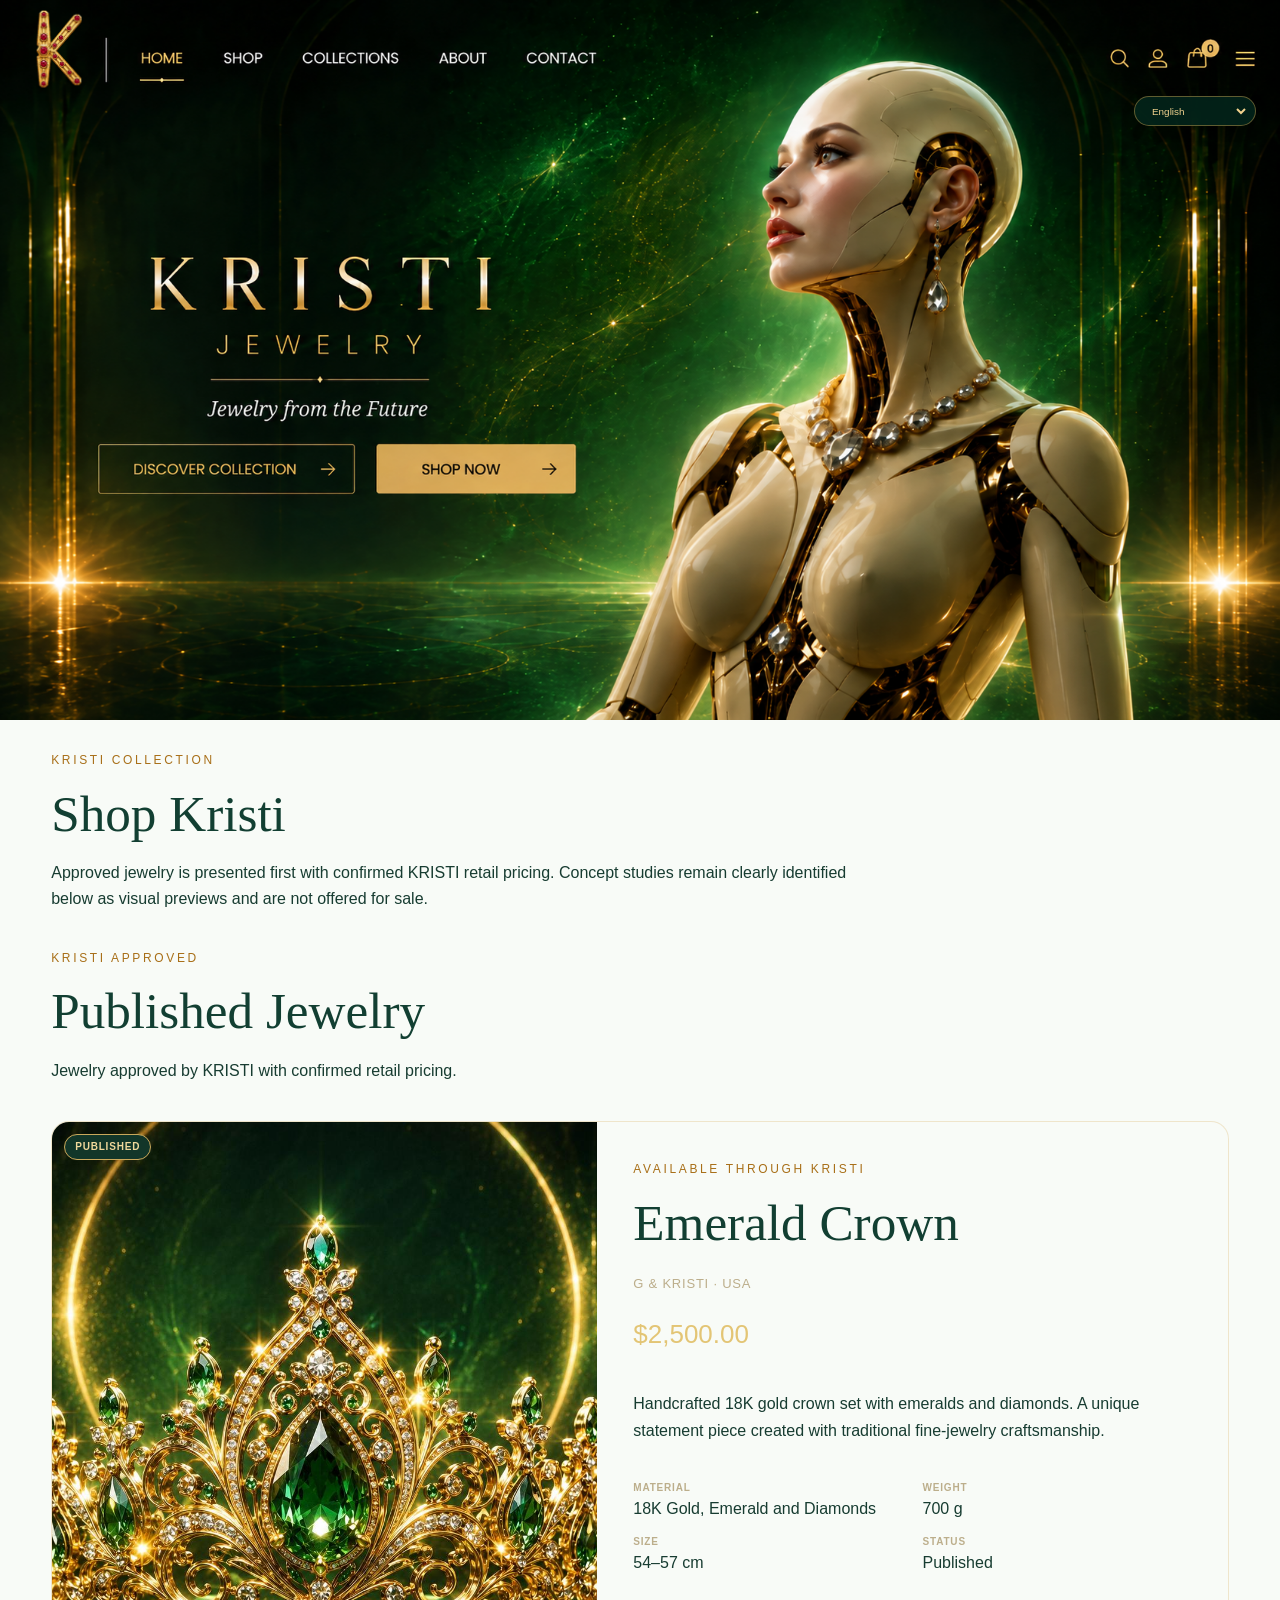
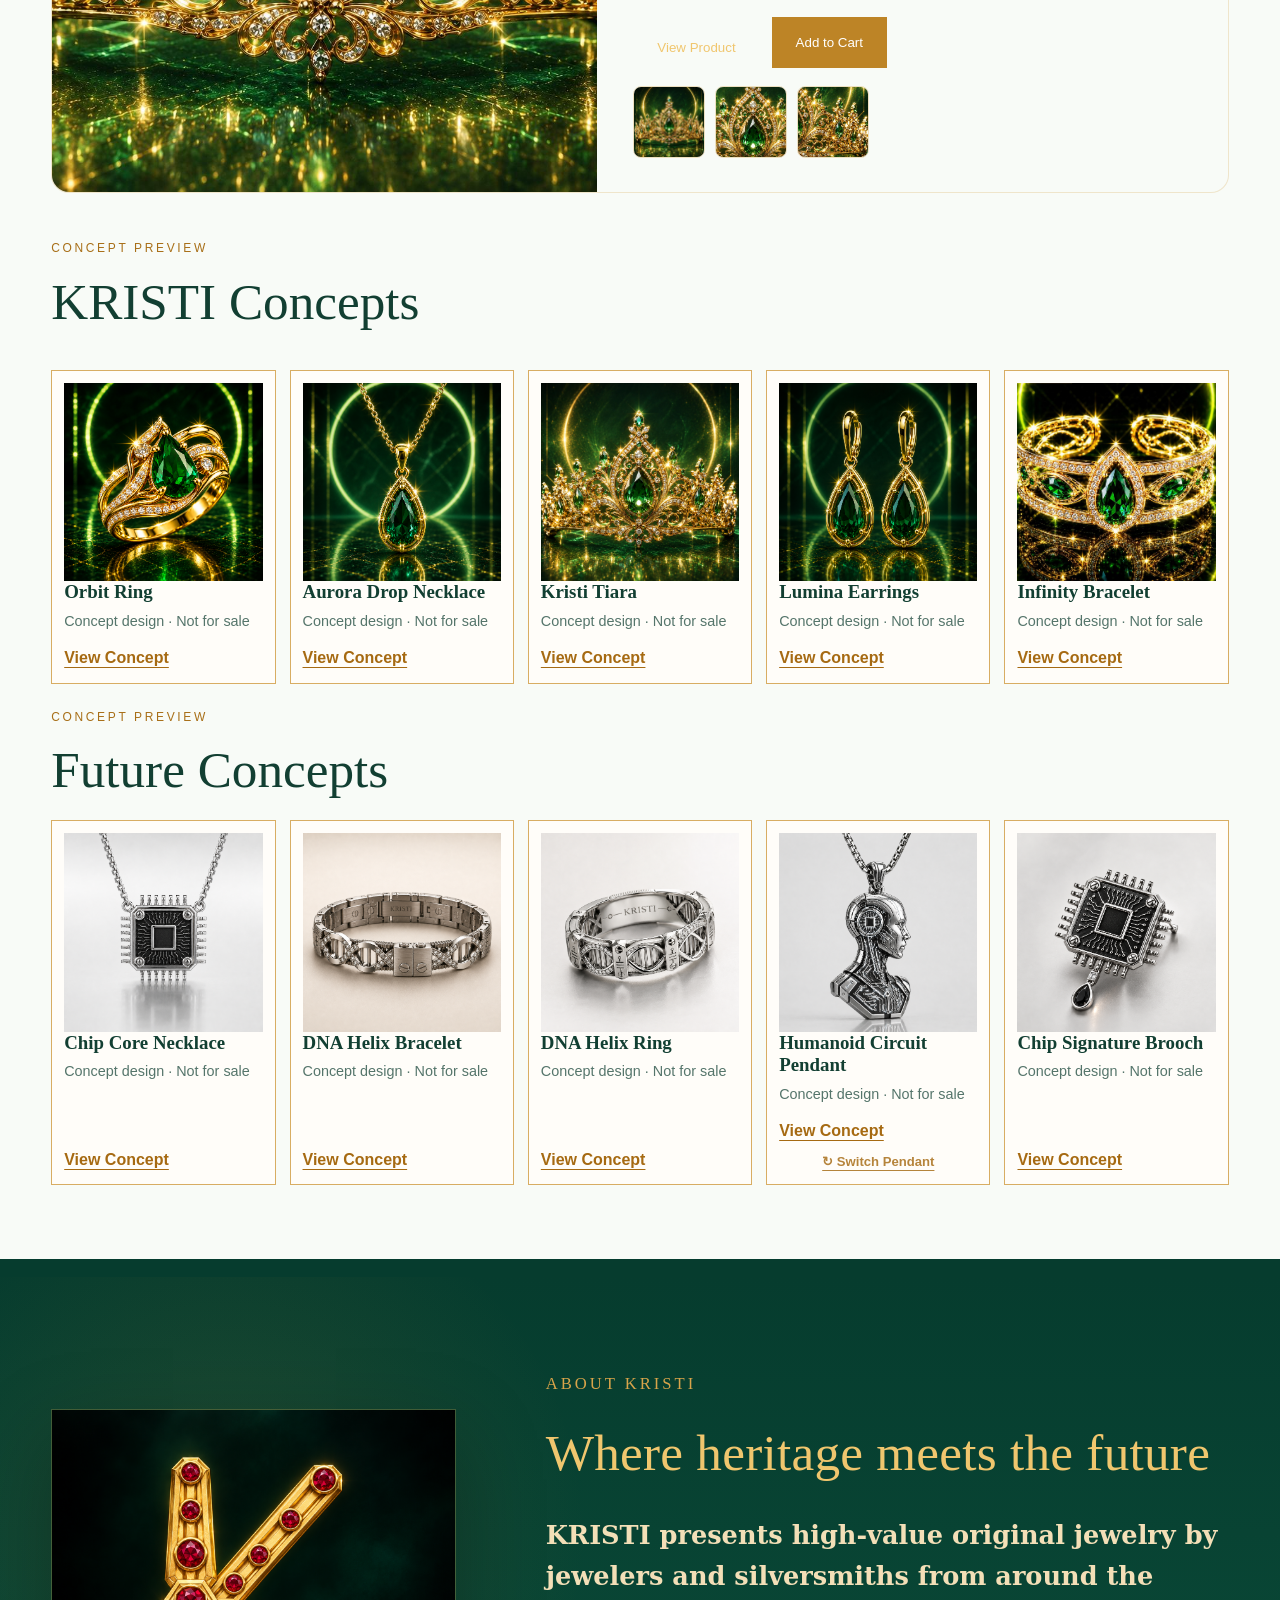
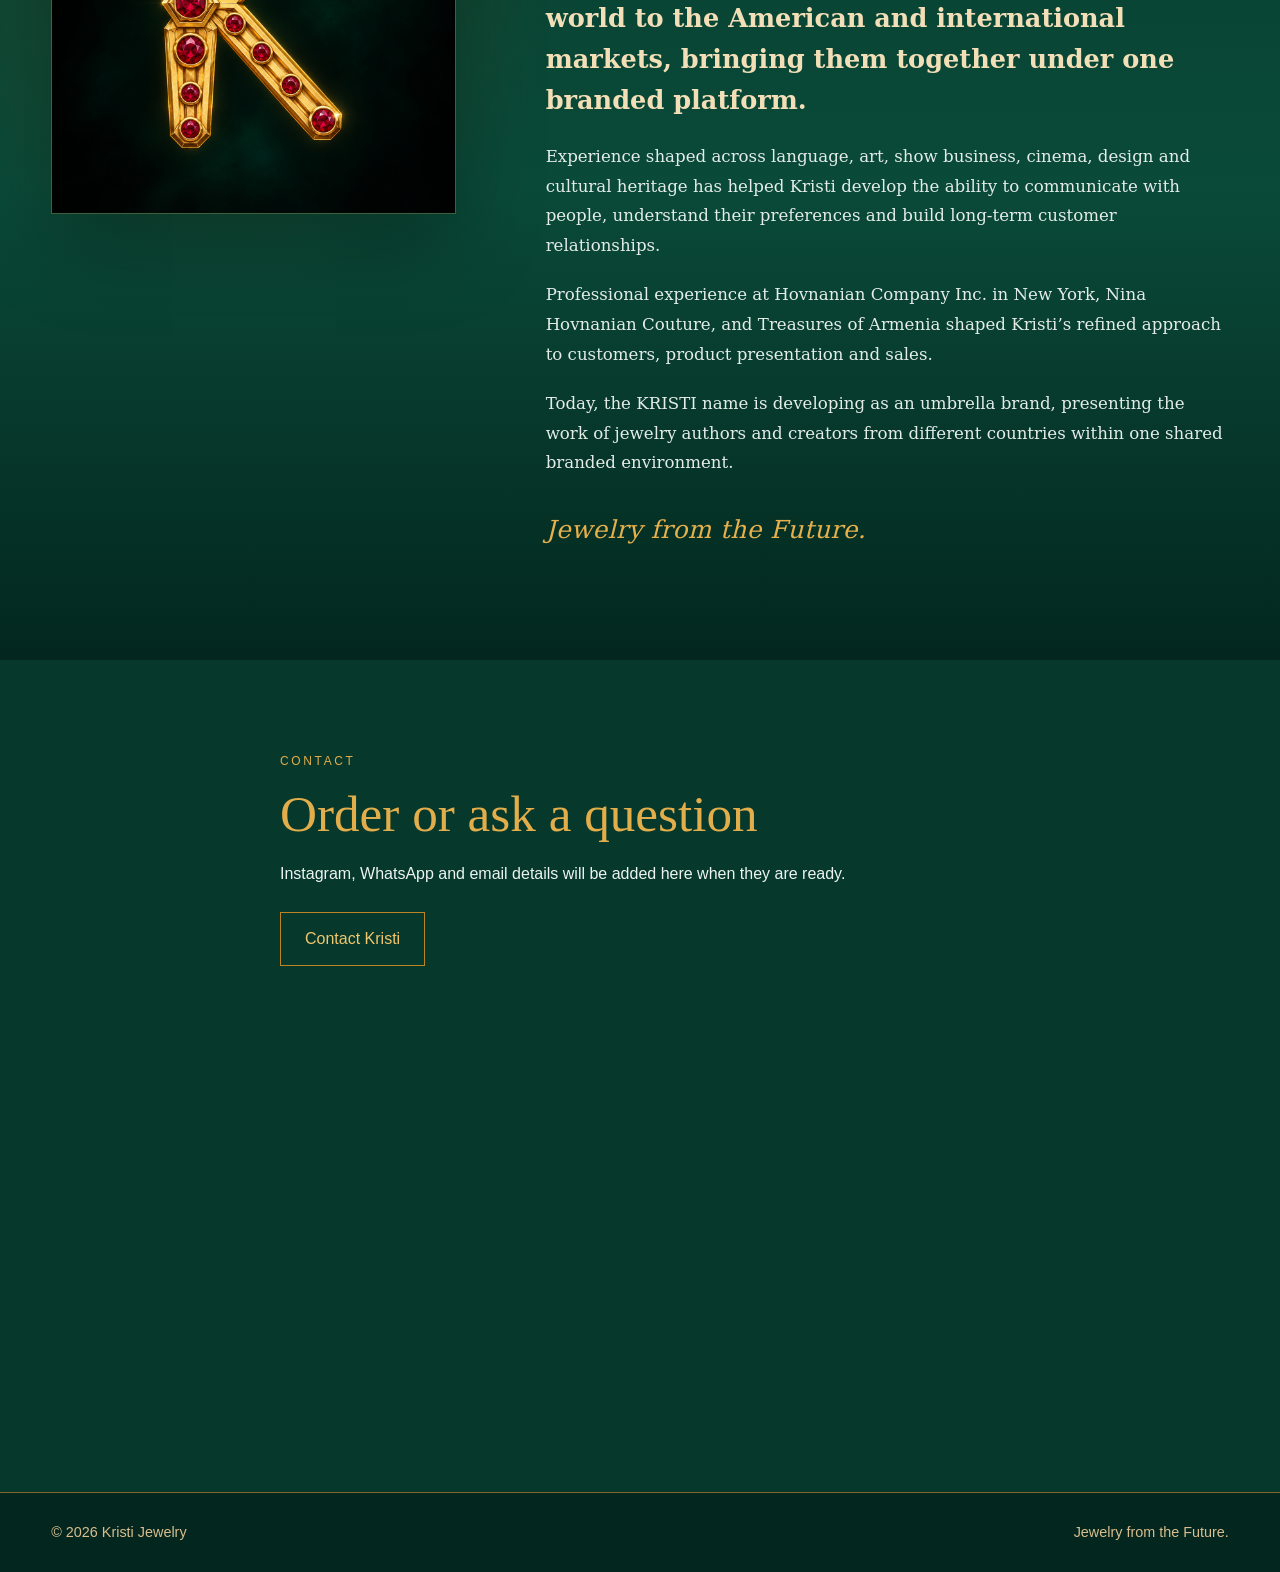
<file: index.html>
<!DOCTYPE html>
<html lang="en">
<head>
  <meta charset="UTF-8">
  <meta name="viewport" content="width=device-width, initial-scale=1.0">
  <meta name="description" content="Kristi Jewelry — Jewelry from the Future">
  <title>Kristi Jewelry</title>
  <script>
    (function () {
      var hash = window.location.hash || '';
      var target = '/green/' + hash;
      window.location.replace(target);
    })();
  </script>
  <noscript>
    <meta http-equiv="refresh" content="0; url=/green/">
  </noscript>
</head>
<body></body>
</html>
</file>
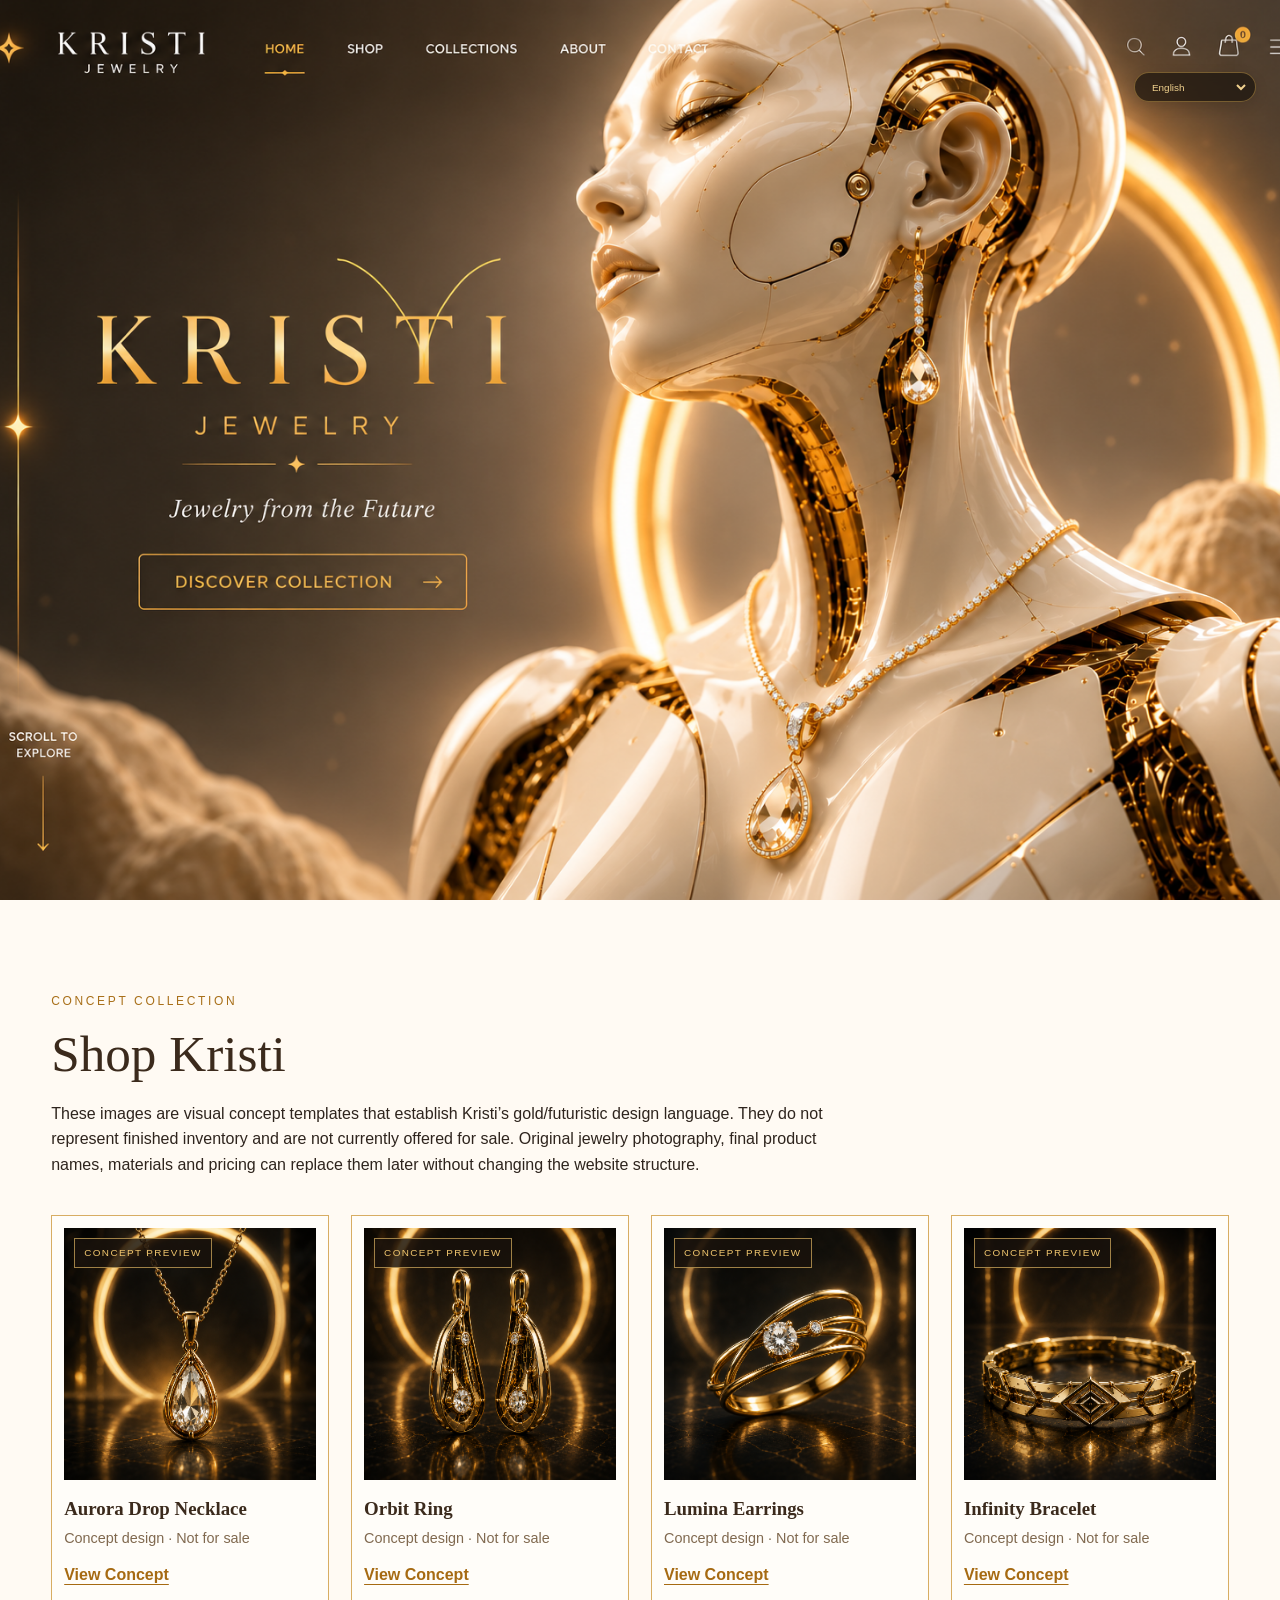
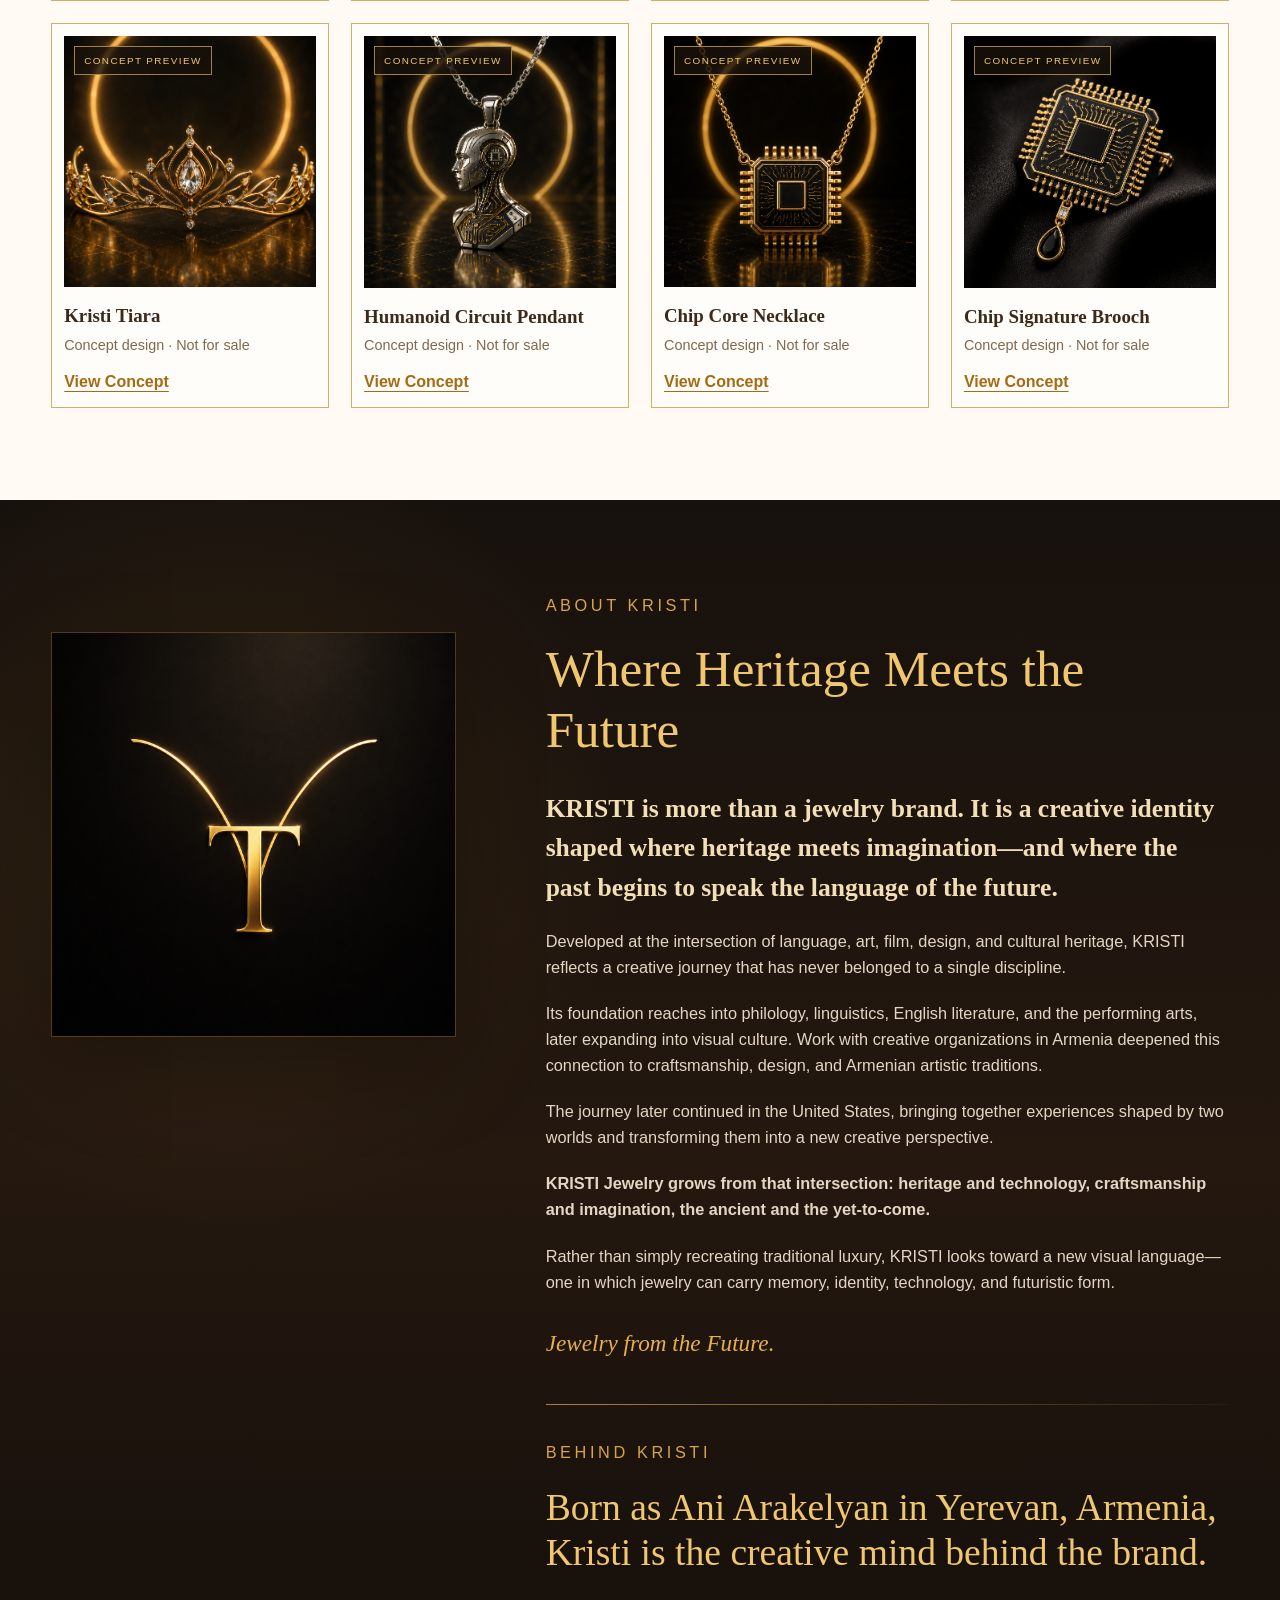
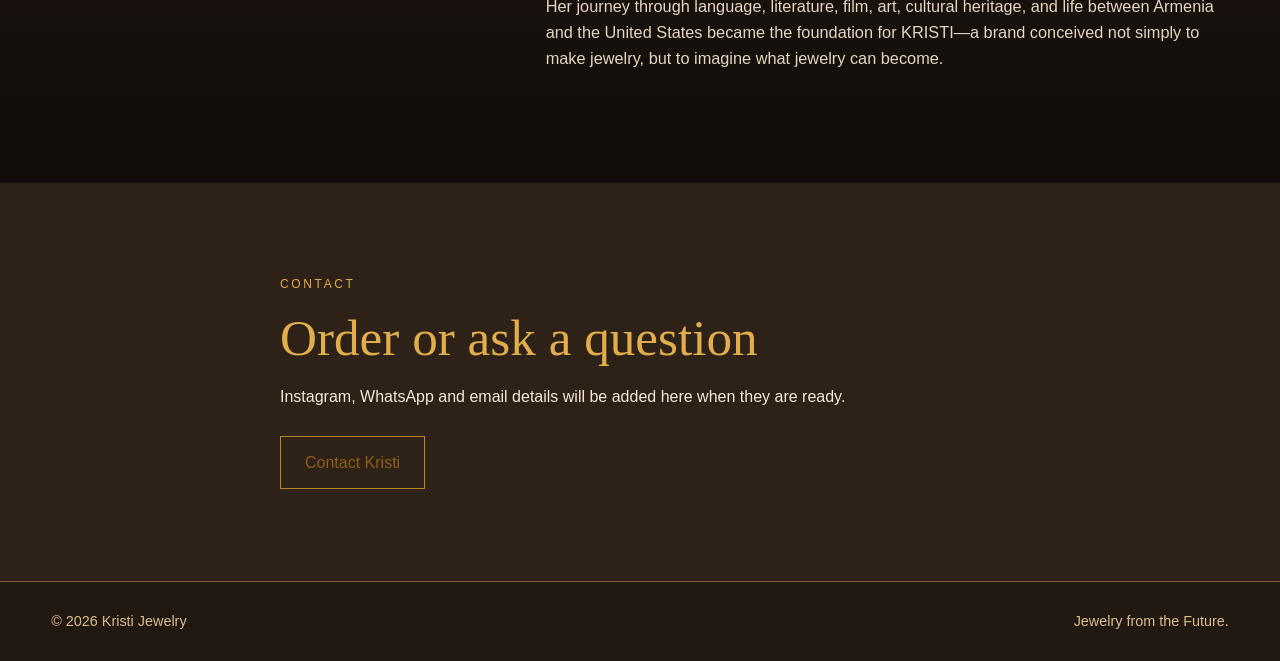
<file: brown/index.html>
<!DOCTYPE html>
<html lang="en">
<head>
  <meta charset="UTF-8">
  <meta name="viewport" content="width=device-width, initial-scale=1.0">
  <base href="../">
  <meta name="description" content="Kristi Jewelry — Brown version">
  <title>Kristi Jewelry — Brown</title>
  <link rel="stylesheet" href="brown/style.css?v=20260815-brown">
</head>
<body>
  <div class="language-bar" aria-label="Language selector"><div class="language-bar-inner"><span class="language-label">Language</span><select id="languageSelect" class="language-select" aria-label="Select language"><option value="en">English</option><option value="ar">Arabic</option><option value="hy">Armenian</option><option value="zh">Chinese</option><option value="de">German</option><option value="hi">Hindi</option><option value="fa">Persian</option><option value="ru">Russian</option><option value="es">Spanish</option><option value="tr">Turkish</option></select></div></div>
  <main>
    <section class="hero" id="home" aria-label="Kristi Jewelry hero"><div class="hero-frame"><img class="hero-art" src="hero-Kristi.png" alt="Kristi Jewelry futuristic gold and ivory robotic jewelry campaign"><nav class="hero-hotspots" aria-label="Hero actions"><a class="hotspot cta-link" href="#shop" aria-label="Discover collection"></a></nav></div></section>
    <section class="section" id="shop"><div class="container"><div class="section-heading"><p class="eyebrow" data-i18n="shopEyebrow">Concept collection</p><h1 data-i18n="shopTitle">Shop Kristi</h1><p data-i18n="shopIntro">These images are visual concept templates that establish Kristi's gold/futuristic design language. They do not represent finished inventory and are not currently offered for sale. Original jewelry photography, final product names, materials and pricing can replace them later without changing the website structure.</p></div><div class="product-grid" id="productGrid"></div></div></section>
    <section class="section about-section" id="about"><div class="container about-wrap"><div class="about-symbol-wrap"><img class="about-symbol" src="Kristi-symbol.png" alt="Kristi gold T emblem"></div><div class="about-content"><p class="eyebrow" data-i18n="aboutEyebrow">About Kristi</p><h1 data-i18n="aboutTitle">Where Heritage Meets the Future</h1><p class="about-lead"><strong data-i18n="aboutLead">KRISTI is more than a jewelry brand. It is a creative identity shaped where heritage meets imagination—and where the past begins to speak the language of the future.</strong></p><p data-i18n="aboutP1">Developed at the intersection of language, art, film, design, and cultural heritage, KRISTI reflects a creative journey that has never belonged to a single discipline.</p><p data-i18n="aboutP2">Its foundation reaches into philology, linguistics, English literature, and the performing arts, later expanding into the world of visual culture. Work with creative organizations in Armenia deepened this connection to craftsmanship, design, and Armenian artistic traditions.</p><p data-i18n="aboutP3">The journey later continued in the United States, bringing together experiences shaped by two worlds and transforming them into a new creative perspective.</p><p><strong data-i18n="aboutP4">KRISTI Jewelry grows from that intersection: heritage and technology, craftsmanship and imagination, the ancient and the yet-to-come.</strong></p><p data-i18n="aboutP5">Rather than simply recreating traditional luxury, KRISTI looks toward a new visual language—one in which jewelry can carry memory, identity, technology, and futuristic form.</p><p class="about-signature" data-i18n="tagline">Jewelry from the Future.</p><div class="about-divider" aria-hidden="true"></div><p class="eyebrow" data-i18n="behindEyebrow">Behind Kristi</p><h2 data-i18n="behindTitle">Kristi, born in Yerevan, Armenia, is the creative mind behind the brand.</h2><p data-i18n="behindP">Her journey through language, literature, film, art, cultural heritage, and life between Armenia and the United States ultimately became the foundation for KRISTI—a brand conceived not simply to make jewelry, but to imagine what jewelry can become.</p></div></div></section>
    <section class="section contact-section" id="contact"><div class="container narrow"><p class="eyebrow" data-i18n="contactEyebrow">Contact</p><h1 data-i18n="contactTitle">Order or ask a question</h1><p data-i18n="contactP">Instagram, WhatsApp and email details will be added here when they are ready.</p><a class="button secondary" href="mailto:hello@example.com" data-i18n="contactButton">Contact Kristi</a></div></section>
  </main>
  <div class="concept-modal" id="conceptModal" aria-hidden="true" role="dialog" aria-modal="true" aria-labelledby="conceptTitle"><div class="concept-modal-backdrop" data-close-modal></div><div class="concept-modal-panel"><button class="concept-modal-close" type="button" aria-label="Close concept preview" data-close-modal>×</button><div class="concept-modal-grid"><img id="conceptImage" class="concept-modal-image" src="product-01.png" alt=""><div class="concept-modal-content"><p class="eyebrow" data-i18n="modalEyebrow">Kristi Concept Study</p><h2 id="conceptTitle">Aurora Drop Necklace</h2><p id="conceptDescription" class="concept-description"></p><div class="concept-notice"><strong data-i18n="conceptPreview">Concept Preview</strong><span data-i18n="modalNotice">This is a visual design template, not a finished Kristi product and not currently offered for sale. Materials, construction, dimensions, price and final photography will be defined only when an original physical piece is developed.</span></div><p class="concept-future" data-i18n="modalFuture">Future product page structure: original photography · final materials · dimensions · price · availability · order details.</p></div></div></div></div>
  <footer class="site-footer"><div class="container footer-wrap"><p>© <span id="year"></span> Kristi Jewelry</p><p data-i18n="tagline">Jewelry from the Future.</p></div></footer>
  <script src="script.js?v=20260814-languages3"></script>
</body>
</html>
</file>
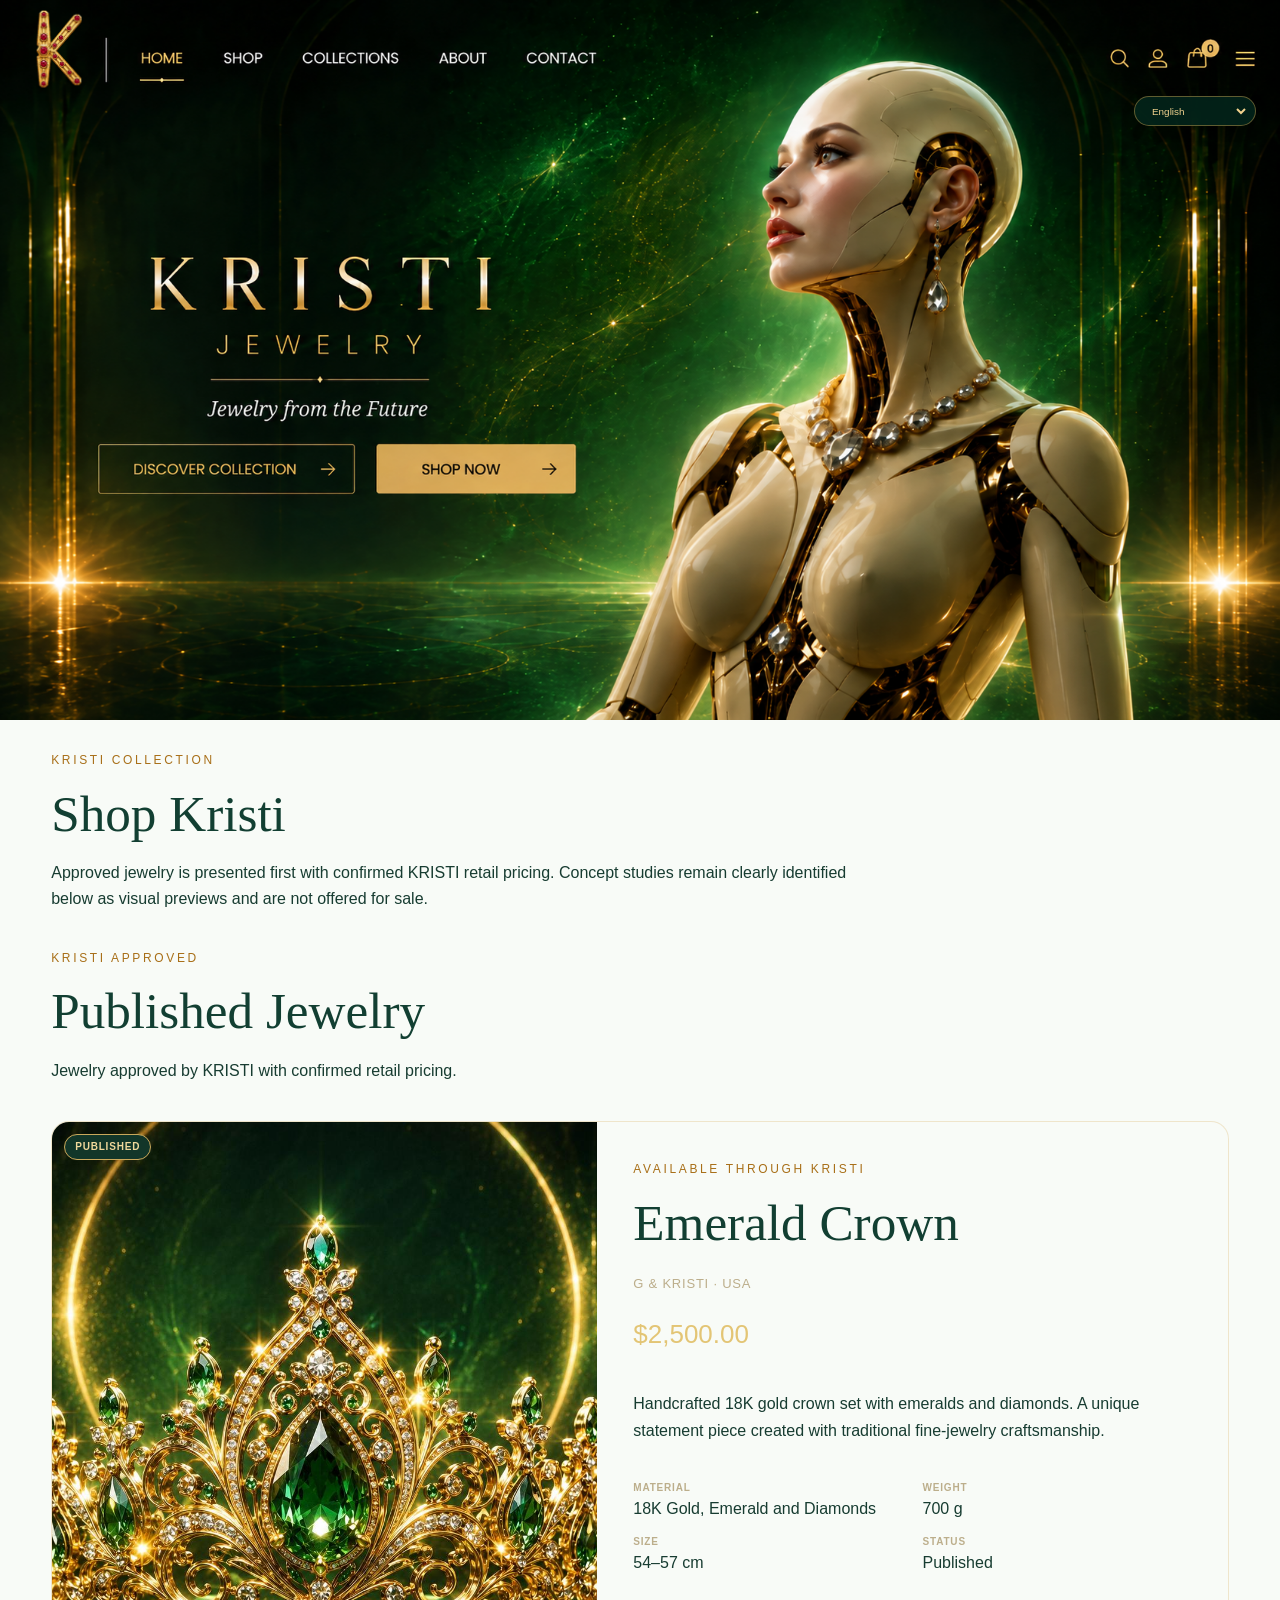
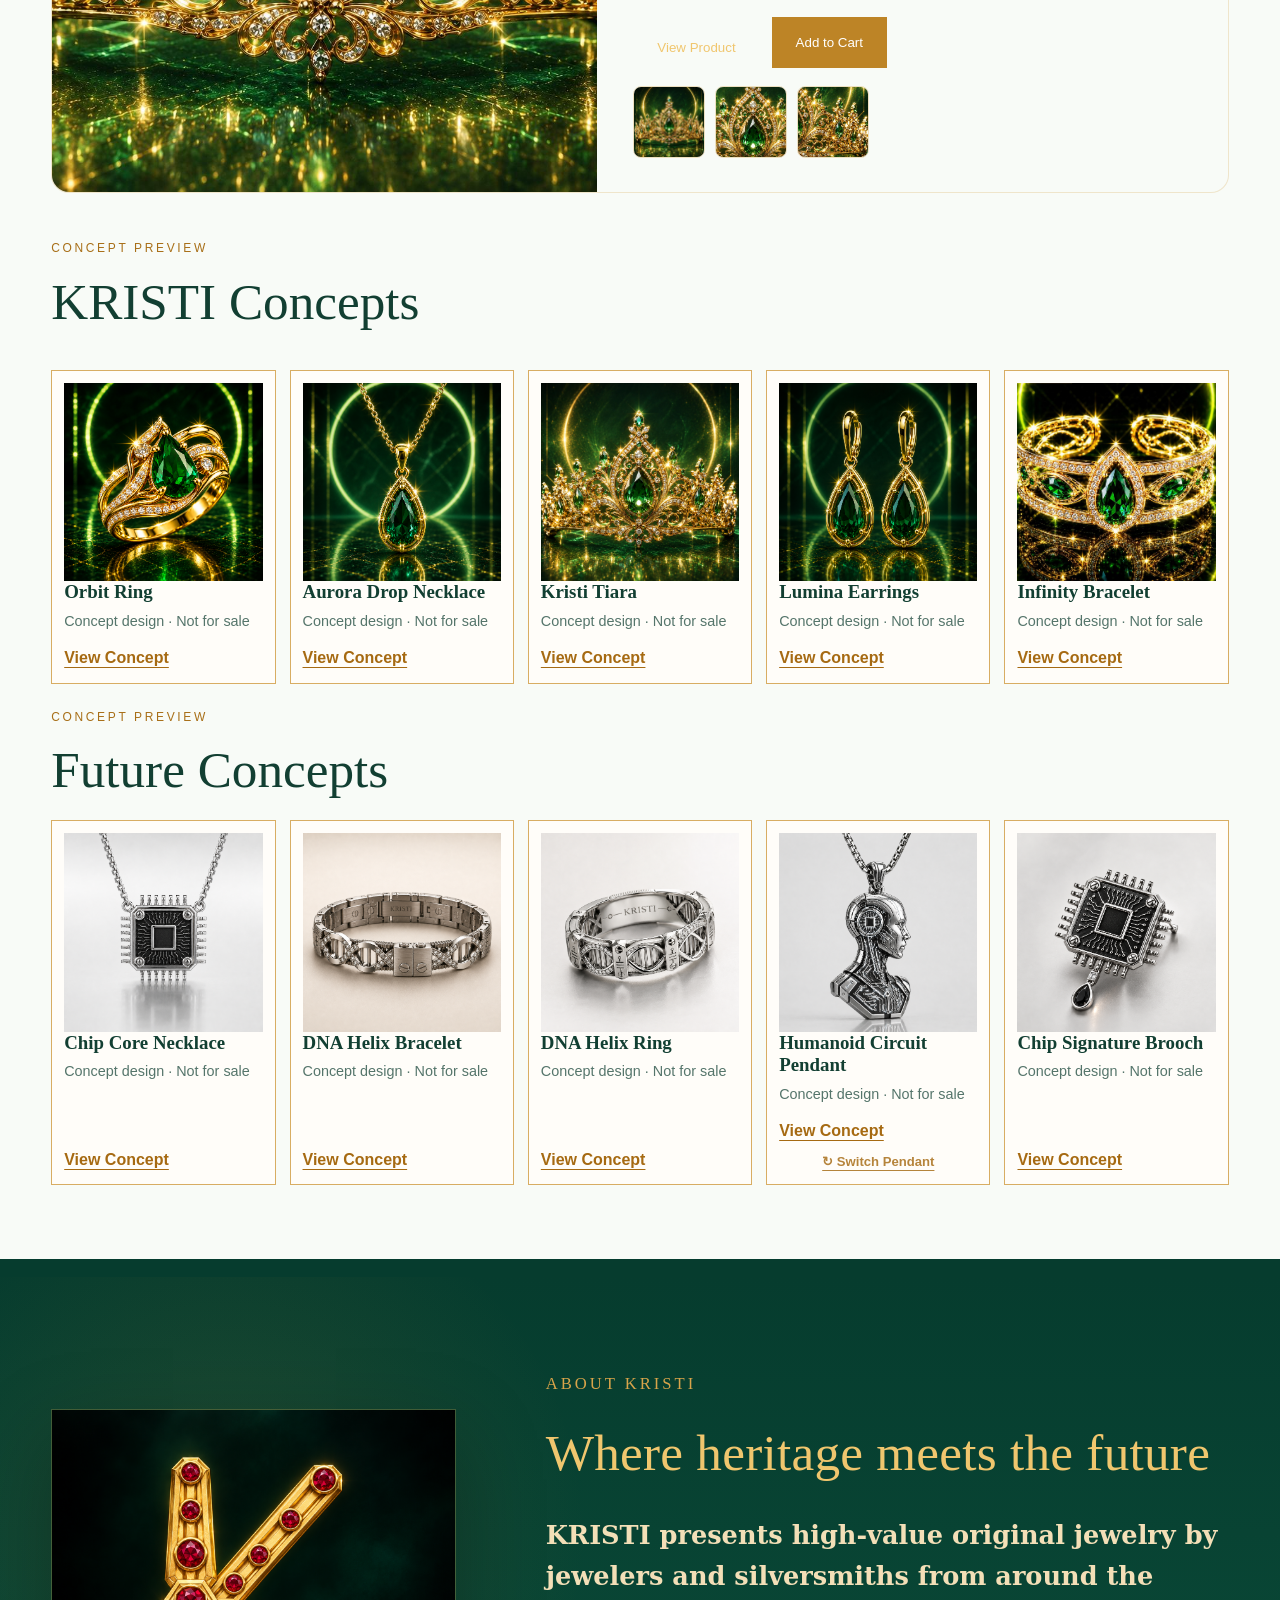
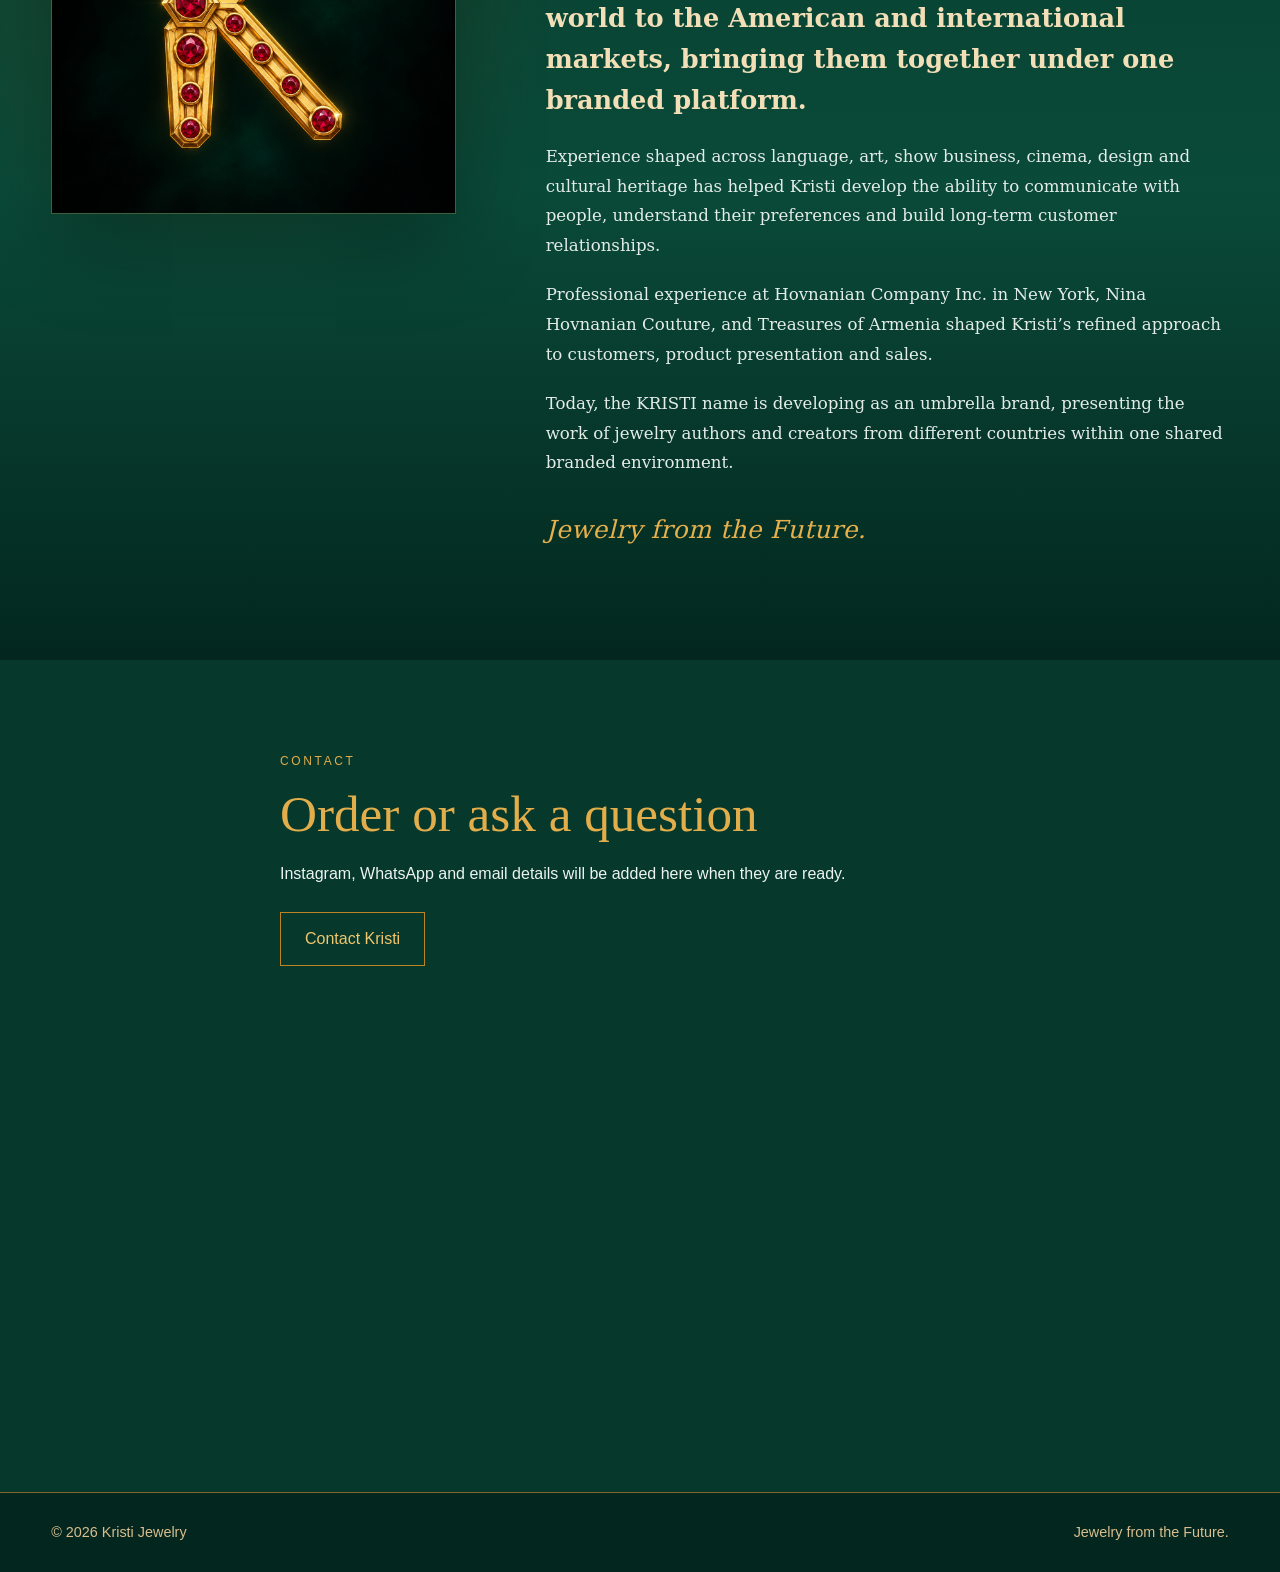
<file: green/index.html>
<!DOCTYPE html>
<html lang="en">
<head>
<meta charset="UTF-8">
<meta name="viewport" content="width=device-width,initial-scale=1.0">
<meta http-equiv="Cache-Control" content="no-cache, no-store, must-revalidate">
<meta http-equiv="Pragma" content="no-cache">
<meta http-equiv="Expires" content="0">
<base href="../">
<meta name="description" content="Kristi Jewelry — Green 0.2">
<title>Kristi Jewelry — Green 0.2</title>
<link rel="stylesheet" href="green/style.css?v=20260819-contact-scroll-1">
<link rel="stylesheet" href="green/rebuild.css?v=20260819-inner-shop-space-1">
<link rel="stylesheet" href="green/sticky-nav.css?v=20260819-checkout-2">
<style>
.published-static{margin:26px 0 46px}.published-static-card{display:grid;grid-template-columns:minmax(300px,.95fr) minmax(320px,1.05fr);gap:28px;border:1px solid rgba(215,173,91,.28);border-radius:18px;overflow:hidden;background:rgba(255,255,255,.035)}.published-static-media{position:relative;min-height:420px;background:#10251c}.published-static-media>img{width:100%;height:100%;object-fit:cover;display:block}.published-static-badge{position:absolute;left:12px;top:24px;padding:7px 10px;background:#123629;color:#f0d89b;border:1px solid #c9a85b;border-radius:999px;font:600 10px/1 Arial,sans-serif;letter-spacing:.08em;text-transform:uppercase}.published-static-body{padding:38px 36px 34px 8px;display:flex;flex-direction:column;justify-content:center}.published-static-body h2{font-size:clamp(32px,4vw,52px);margin:0 0 8px}.published-static-price{font-size:26px;color:#e3c575;margin:6px 0 20px}.published-static-meta{color:#bcae8b;text-transform:uppercase;letter-spacing:.06em;font-size:13px}.published-static-desc{line-height:1.65;max-width:650px}.published-static-specs{display:grid;grid-template-columns:1fr 1fr;gap:12px 20px;list-style:none;padding:0;margin:20px 0}.published-static-specs strong{display:block;color:#bcae8b;font-size:10px;text-transform:uppercase;letter-spacing:.08em}.published-static-thumbs{display:flex;gap:10px;flex-wrap:wrap}.published-actions{display:flex;gap:12px;flex-wrap:wrap;margin:22px 0 18px}.published-actions .button{border:0;cursor:pointer}.bracelet-modal-image{object-fit:cover!important;object-position:50% 27%!important}
#collections{scroll-margin-top:82px}
@media(max-width:760px){.published-static-card{grid-template-columns:1fr}.published-static-media{min-height:320px}.published-static-body{padding:24px}.published-static-specs{grid-template-columns:1fr}.published-static-badge{top:20px}#collections{scroll-margin-top:70px}}
</style>
</head>
<body>
<header class="site-sticky-nav" aria-label="Persistent navigation"><div class="site-sticky-nav-inner"><a class="sticky-brand" href="#home" data-sticky-target="#home" aria-label="Kristi Home"><span class="sticky-k-mark" aria-hidden="true">K</span><span>KRISTI</span></a><nav class="sticky-links" aria-label="Primary"><a href="#home" data-sticky-target="#home">Home</a><a href="#shop" data-sticky-target="#shop">Shop</a><a href="#collections" data-sticky-target="#collections">Collections</a><a href="#about" data-sticky-target="#about">About</a><a href="#contact" data-sticky-target="#contact">Contact</a></nav><div class="sticky-actions"><button class="sticky-icon" type="button" data-sticky-search aria-label="Search">⌕</button><a class="sticky-icon" href="/jeweler/" aria-label="Account">♙</a><button class="sticky-icon" type="button" data-cart-open aria-label="Cart">🛒</button><button class="sticky-icon" type="button" data-sticky-menu aria-label="Menu">☰</button><div class="sticky-search-box"><input id="stickySiteSearch" type="search" placeholder="Search jewelry" aria-label="Search jewelry"></div><nav class="sticky-menu-box" aria-label="Quick menu"><a href="#home" data-sticky-target="#home">Home</a><a href="#shop" data-sticky-target="#shop">Shop</a><a href="#collections" data-sticky-target="#collections">Collections</a><a href="#about" data-sticky-target="#about">About</a><a href="#contact" data-sticky-target="#contact">Contact</a><a href="/jeweler/">Jeweler Portal</a></nav></div></div></header>
<main>
<section class="hero" id="home" aria-label="Kristi Jewelry hero"><div class="hero-frame"><img class="hero-art" src="green/hero-green-second-retouched.png?v=20260910-retouched-2" alt="Kristi Jewelry green futuristic jewelry campaign"><a class="hero-control hero-home" href="#home" data-target="#home" aria-label="Home"></a><a class="hero-control hero-shop" href="#shop" data-target="#shop" aria-label="Shop"></a><a class="hero-control hero-collections" href="#collections" data-target="#collections" aria-label="Collections"></a><a class="hero-control hero-about" href="#about" data-target="#about" aria-label="About"></a><a class="hero-control hero-contact" href="#contact" data-target="#contact" aria-label="Contact"></a><button class="hero-control hero-search" type="button" aria-label="Search"></button><a class="hero-control hero-account" href="/jeweler/" aria-label="Jeweler account"></a><button class="hero-control hero-cart" type="button" data-cart-open aria-label="Cart"></button><button class="hero-control hero-menu" type="button" aria-label="Menu"></button><a class="hero-control hero-browse" href="#collections" data-target="#collections" aria-label="Discover collection"></a><a class="hero-control hero-shopnow" href="#shop" data-target="#shop" aria-label="Shop now"></a><div class="hero-panel search-panel" id="searchPanel"><input class="search-input" id="siteSearch" type="search" placeholder="Search jewelry" aria-label="Search jewelry"></div><nav class="hero-panel menu-panel" id="menuPanel" aria-label="Site menu"><a href="#home" data-target="#home">Home</a><a href="#shop" data-target="#shop">Shop</a><a href="#collections" data-target="#collections">Collections</a><a href="#about" data-target="#about">About</a><a href="#contact" data-target="#contact">Contact</a><a href="/jeweler/">Jeweler Portal</a></nav><div class="language-bar"><div class="language-bar-inner"><span class="language-label">Language</span><select id="languageSelect" class="language-select"><option value="ar">Arabic</option><option value="hy">Armenian</option><option value="az">Azerbaijani</option><option value="zh">Chinese</option><option value="en" selected>English</option><option value="de">German</option><option value="hi">Hindi</option><option value="fa">Persian</option><option value="ru">Russian</option><option value="es">Spanish</option><option value="tr">Turkish</option></select></div></div></div></section>
<section class="section" id="shop"><div class="container"><div class="section-heading"><p class="eyebrow" data-i18n="shopEyebrow">KRISTI collection</p><h1 data-i18n="shopTitle">Shop Kristi</h1><p data-i18n="shopIntro">Approved jewelry is presented first with confirmed KRISTI retail pricing. Concept studies remain clearly identified below as visual previews and are not offered for sale.</p></div><div class="published-static"><div class="section-heading"><p class="eyebrow">KRISTI Approved</p><h1>Published Jewelry</h1><p>Jewelry approved by KRISTI with confirmed retail pricing.</p></div><article class="published-static-card" id="emeraldCrown"><div class="published-static-media"><img id="crownMainImage" src="WhatsApp%20Image%202026-08-17%20at%206.25.42%20PM%20(1).jpeg" alt="Emerald Crown"><span class="published-static-badge">Published</span></div><div class="published-static-body"><p class="eyebrow">Available through KRISTI</p><h2>Emerald Crown</h2><p class="published-static-meta">G &amp; Kristi · USA</p><p class="published-static-price">$2,500.00</p><p class="published-static-desc">Handcrafted 18K gold crown set with emeralds and diamonds. A unique statement piece created with traditional fine-jewelry craftsmanship.</p><ul class="published-static-specs"><li><strong>Material</strong>18K Gold, Emerald and Diamonds</li><li><strong>Weight</strong>700 g</li><li><strong>Size</strong>54–57 cm</li><li><strong>Status</strong>Published</li></ul><div class="published-actions"><button class="button secondary" type="button" data-view-crown>View Product</button><button class="button" type="button" data-add-crown>Add to Cart</button></div><div class="published-static-thumbs"><button class="crown-thumb" type="button" data-src="WhatsApp%20Image%202026-08-17%20at%206.25.42%20PM%20(1).jpeg" aria-label="Emerald Crown image 1"><img src="WhatsApp%20Image%202026-08-17%20at%206.25.42%20PM%20(1).jpeg" alt="Emerald Crown image 1"></button><button class="crown-thumb" type="button" data-src="WhatsApp%20Image%202026-08-17%20at%206.35.32%20PM.jpeg" aria-label="Emerald Crown image 2"><img src="WhatsApp%20Image%202026-08-17%20at%206.35.32%20PM.jpeg" alt="Emerald Crown image 2"></button><button class="crown-thumb" type="button" data-src="WhatsApp%20Image%202026-08-17%20at%206.36.17%20PM.jpeg" aria-label="Emerald Crown image 3"><img src="WhatsApp%20Image%202026-08-17%20at%206.36.17%20PM.jpeg" alt="Emerald Crown image 3"></button></div></div></article></div><div class="section-heading" id="collections"><p class="eyebrow">Concept Preview</p><h1>KRISTI Concepts</h1></div><div class="product-grid" id="productGrid"></div><div class="section-heading concept-second-heading"><p class="eyebrow">Concept Preview</p><h1>Future Concepts</h1></div><div class="product-grid" id="conceptProductGrid"></div></div></section>
<section class="section about-section" id="about"><div class="container about-wrap"><div class="about-symbol-wrap"><img class="about-symbol" src="green/kristi-about-k-ruby.png?v=20260910-about-k-1" alt="Kristi gold K emblem with red ruby stones"></div><div class="about-content"><p class="eyebrow">About Kristi</p><h1>Where heritage meets the future</h1><p class="about-lead"><strong>KRISTI presents high-value original jewelry by jewelers and silversmiths from around the world to the American and international markets, bringing them together under one branded platform.</strong></p><p>Experience shaped across language, art, show business, cinema, design and cultural heritage has helped Kristi develop the ability to communicate with people, understand their preferences and build long-term customer relationships.</p><p>Professional experience at Hovnanian Company Inc. in New York, Nina Hovnanian Couture, and Treasures of Armenia shaped Kristi’s refined approach to customers, product presentation and sales.</p><p>Today, the KRISTI name is developing as an umbrella brand, presenting the work of jewelry authors and creators from different countries within one shared branded environment.</p><p class="about-signature">Jewelry from the Future.</p></div></div></section><section class="section contact-section" id="contact"><div class="container narrow"><p class="eyebrow" data-i18n="contactEyebrow">Contact</p><h1 data-i18n="contactTitle">Order or ask a question</h1><p data-i18n="contactP">Instagram, WhatsApp and email details will be added here when they are ready.</p><a class="button secondary" href="mailto:hello@example.com" data-i18n="contactButton">Contact Kristi</a></div></section></main>
<aside class="cart-drawer" id="cartDrawer" aria-hidden="true" aria-labelledby="cartTitle"><button class="cart-backdrop" type="button" data-cart-close aria-label="Close cart"></button><section class="cart-panel" role="dialog" aria-modal="true"><div class="cart-header"><div><p class="eyebrow">KRISTI</p><h2 id="cartTitle">Your Cart</h2></div><button class="cart-close" type="button" data-cart-close aria-label="Close cart">×</button></div><div class="cart-empty" data-cart-content><p>Your cart is currently empty.</p><a class="button secondary" href="#shop" data-cart-shop>Continue Shopping</a></div></section></aside>
<div class="concept-modal" id="conceptModal" aria-hidden="true" role="dialog" aria-modal="true" aria-labelledby="conceptTitle"><div class="concept-modal-backdrop" data-close-modal></div><div class="concept-modal-panel"><button class="concept-modal-close" type="button" aria-label="Close concept preview" data-close-modal>×</button><div class="concept-modal-grid"><img id="conceptImage" class="concept-modal-image" src="product-07.png" alt=""><div class="concept-modal-content"><p class="eyebrow" data-i18n="modalEyebrow">Kristi Concept Study</p><h2 id="conceptTitle">Concept Collection</h2><p id="conceptDescription" class="concept-description"></p><div class="concept-notice"><strong>Concept Preview</strong><span data-i18n="modalNotice">This is a visual concept preview and is not currently offered for sale.</span></div></div></div></div></div><footer class="site-footer"><div class="container footer-wrap"><p>© <span id="year"></span> Kristi Jewelry</p><p data-i18n="tagline">Jewelry from the Future.</p></div></footer><script src="green/app.js?v=20260818-rebuild-1" defer></script><script src="green/dna-bracelet-image.js?v=20260818-dna-bracelet" defer></script><script src="green/sticky-nav.js?v=20260819-checkout-2" defer></script></body></html>
</file>
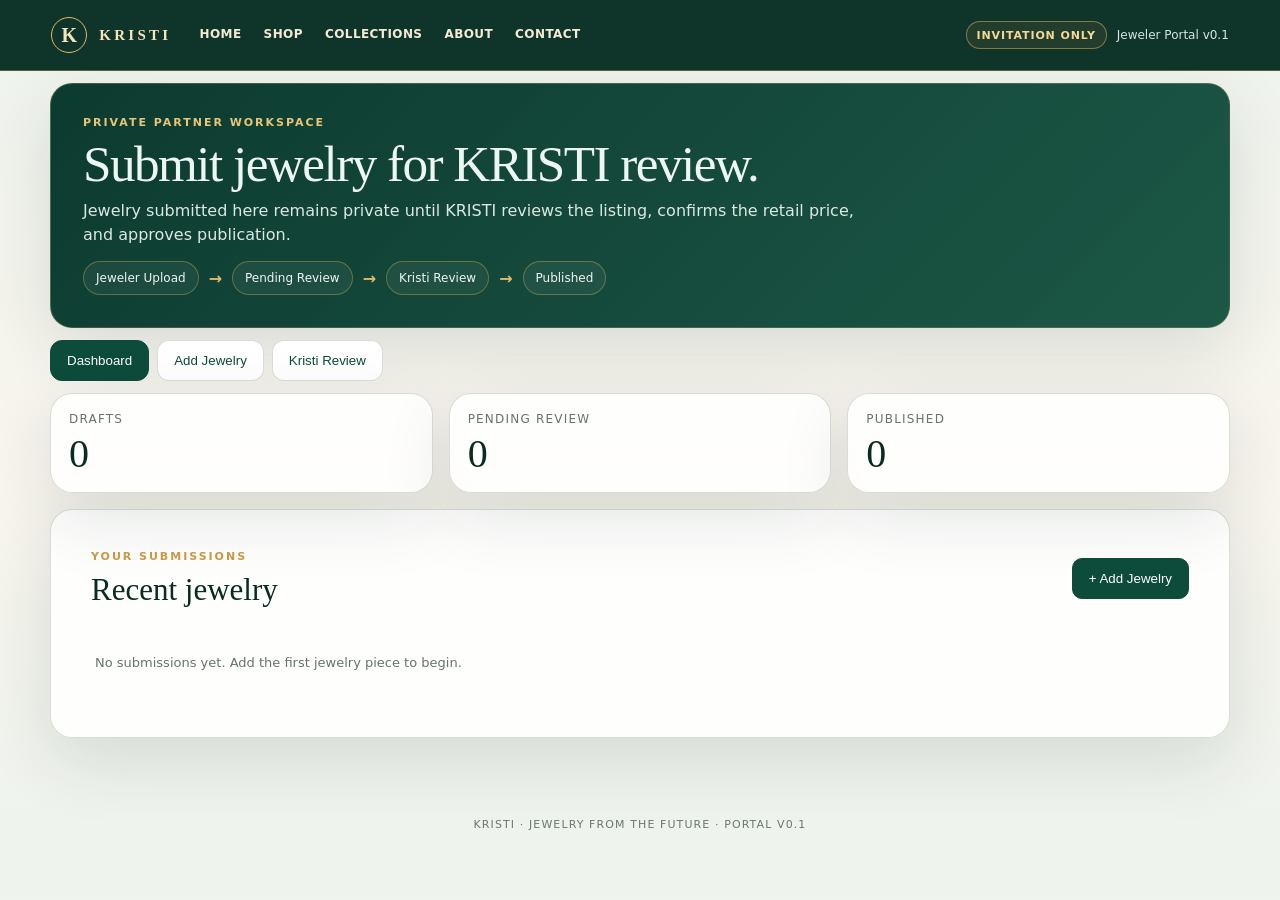
<file: jeweler/index.html>
<!DOCTYPE html>
<html lang="en">
<head>
  <meta charset="UTF-8">
  <meta name="viewport" content="width=device-width, initial-scale=1.0">
  <meta name="robots" content="noindex,nofollow">
  <title>KRISTI — Jeweler Portal v0.1</title>
  <link rel="stylesheet" href="style.css?v=20260819-01">
</head>
<body>
  <header class="portal-header">
    <a class="brand" href="../green/" aria-label="Back to Kristi Jewelry"><span class="brand-mark">K</span><span>KRISTI</span></a>
    <nav class="main-site-nav" aria-label="KRISTI main navigation">
      <a href="../green/">Home</a>
      <a href="../green/#shop">Shop</a>
      <a href="../green/#collections">Collections</a>
      <a href="../green/#about">About</a>
      <a href="../green/#contact">Contact</a>
    </nav>
    <div class="header-meta"><span class="pill">Invitation only</span><span class="version">Jeweler Portal v0.1</span></div>
  </header>

  <main class="portal-shell">
    <section class="intro panel">
      <p class="eyebrow">Private partner workspace</p>
      <h1>Submit jewelry for KRISTI review.</h1>
      <p class="lede">Jewelry submitted here remains private until KRISTI reviews the listing, confirms the retail price, and approves publication.</p>
      <div class="flow" aria-label="Submission workflow"><span>Jeweler Upload</span><b>→</b><span>Pending Review</span><b>→</b><span>Kristi Review</span><b>→</b><span>Published</span></div>
    </section>
    <nav class="portal-tabs" aria-label="Portal sections"><button class="tab is-active" data-view="dashboard">Dashboard</button><button class="tab" data-view="add">Add Jewelry</button><button class="tab" data-view="review">Kristi Review</button></nav>
    <section id="dashboard" class="view is-active">
      <div class="stats"><article class="stat panel"><span>Drafts</span><strong id="draftCount">0</strong></article><article class="stat panel"><span>Pending Review</span><strong id="pendingCount">0</strong></article><article class="stat panel"><span>Published</span><strong id="publishedCount">0</strong></article></div>
      <div class="panel"><div class="section-title"><div><p class="eyebrow">Your submissions</p><h2>Recent jewelry</h2></div><button class="button" data-go="add">+ Add Jewelry</button></div><div id="submissionList" class="submission-list"><p class="empty">No submissions yet. Add the first jewelry piece to begin.</p></div></div>
    </section>
    <section id="add" class="view">
      <form id="jewelryForm" class="panel form-panel">
        <div class="section-title"><div><p class="eyebrow">New submission</p><h2>Add Jewelry</h2></div><span class="status-badge">Draft</span></div>
        <div class="form-grid">
          <label class="full">Jewelry name<input name="name" required maxlength="120" placeholder="e.g. Handcrafted Emerald Ring"></label>
          <label>Jeweler / brand<input name="brand" required maxlength="120"></label><label>Country<input name="country" required maxlength="80"></label>
          <label>Material<input name="material" required placeholder="18K gold, sterling silver…"></label><label>Weight<input name="weight" placeholder="e.g. 12.4 g"></label>
          <label>Dimensions / size<input name="dimensions" required placeholder="Ring size, length, width…"></label><label>Quantity<input name="quantity" type="number" min="0" step="1" required value="1"></label>
          <label>Availability<select name="availability" required><option>In stock</option><option>Made to order</option><option>Sold</option></select></label><label>Jeweler base price (USD)<input name="basePrice" type="number" min="0" step="0.01" required placeholder="0.00"></label>
          <label>KRISTI retail price<input value="Set during KRISTI review" disabled></label><label class="full">Short description<textarea name="description" required maxlength="700" rows="5" placeholder="Materials, technique, story, notable details…"></textarea></label>
          <label class="full upload-box">Photos — add 3 to 8 images<input id="photoInput" name="photos" type="file" accept="image/*" multiple><small>You may choose several photos at once or add them one selection at a time. Maximum 8. Images remain in this browser in v0.1 preview mode.</small></label>
        </div>
        <div id="photoPreview" class="photo-preview" aria-live="polite"></div>
        <div class="form-actions"><button class="button secondary" type="button" id="saveDraft">Save Draft</button><button class="button" type="submit">Submit for KRISTI Review</button></div><p id="formMessage" class="form-message" role="status"></p>
      </form>
    </section>
    <section id="review" class="view"><div class="panel"><div class="section-title"><div><p class="eyebrow">KRISTI admin</p><h2>Pending Review</h2></div><span class="pill">Preview workflow</span></div><p class="admin-note">In production this section will require KRISTI administrator authentication. For v0.1 it demonstrates the approval workflow only.</p><div id="reviewList" class="review-list"><p class="empty">No jewelry is waiting for review.</p></div></div></section>
  </main>
  <footer>KRISTI · Jewelry from the Future · Portal v0.1</footer>
  <script src="app.js?v=20260905-01"></script>
</body>
</html>
</file>
<file: jeweler/style.css>
:root{--ink:#082b22;--green:#0d4b3a;--green2:#123f34;--gold:#c99745;--gold2:#e1b85e;--paper:#f5f2e9;--white:#fff;--line:rgba(9,52,41,.16);--muted:#66736e;--shadow:0 22px 70px rgba(7,41,32,.12)}*{box-sizing:border-box}html{scroll-behavior:smooth}body{margin:0;background:linear-gradient(180deg,#eef3ee 0,#f8f5ed 55%,#eef3ee 100%);color:var(--ink);font-family:Inter,ui-sans-serif,system-ui,-apple-system,BlinkMacSystemFont,"Segoe UI",sans-serif}.portal-header{position:sticky;top:0;z-index:20;display:flex;align-items:center;gap:28px;padding:14px clamp(20px,4vw,64px);background:rgba(6,44,34,.96);border-bottom:1px solid rgba(225,184,94,.35);backdrop-filter:blur(12px)}.brand{display:flex;align-items:center;gap:12px;color:#f5e5b8;text-decoration:none;font:600 15px/1 Georgia,serif;letter-spacing:.22em;flex:0 0 auto}.brand-mark{display:grid;place-items:center;width:36px;height:36px;border:1px solid var(--gold2);border-radius:50%;font-size:20px;letter-spacing:0}.main-site-nav{display:flex;align-items:center;gap:22px;margin-right:auto}.main-site-nav a{color:#f4ead5;text-decoration:none;font-size:12px;font-weight:750;line-height:1;text-transform:uppercase;letter-spacing:.035em;padding:14px 0;border-bottom:2px solid transparent}.main-site-nav a:hover,.main-site-nav a:focus-visible{color:#e3c575;border-bottom-color:#d7ad5b;outline:none}.header-meta{display:flex;gap:10px;align-items:center;flex:0 0 auto}.pill,.status-badge{display:inline-flex;align-items:center;min-height:28px;padding:5px 10px;border:1px solid rgba(201,151,69,.45);border-radius:999px;background:rgba(201,151,69,.1);color:#8b6428;font-size:11px;font-weight:700;letter-spacing:.08em;text-transform:uppercase}.portal-header .pill{color:#f3d997;border-color:rgba(225,184,94,.5)}.version{color:#d9e5df;font-size:12px}.portal-shell{width:min(1180px,calc(100% - 32px));margin:34px auto 70px}.panel{background:rgba(255,255,255,.88);border:1px solid var(--line);box-shadow:var(--shadow);border-radius:22px}.intro{padding:clamp(28px,5vw,58px);background:linear-gradient(135deg,rgba(7,55,43,.98),rgba(14,77,59,.94));color:#edf6f2;border-color:rgba(225,184,94,.25)}.eyebrow{margin:0 0 10px;color:var(--gold);font-size:11px;font-weight:800;letter-spacing:.18em;text-transform:uppercase}.intro .eyebrow{color:#e7c579}.intro h1{max-width:760px;margin:0;font:500 clamp(34px,6vw,72px)/.98 Georgia,serif;letter-spacing:-.03em}.lede{max-width:780px;margin:22px 0 0;color:#dce9e3;font-size:16px;line-height:1.7}.flow{display:flex;flex-wrap:wrap;align-items:center;gap:10px;margin-top:30px}.flow span{padding:9px 12px;border:1px solid rgba(225,184,94,.36);border-radius:999px;background:rgba(255,255,255,.055);font-size:12px}.flow b{color:#dfbd69}.portal-tabs{display:flex;gap:8px;margin:24px 0}.tab{border:1px solid var(--line);background:#fff;color:var(--green);padding:12px 16px;border-radius:12px;font:700 13px/1 inherit;cursor:pointer}.tab.is-active{background:var(--green);color:white;border-color:var(--green)}.view{display:none}.view.is-active{display:block}.stats{display:grid;grid-template-columns:repeat(3,1fr);gap:16px;margin-bottom:16px}.stat{padding:24px}.stat span{display:block;color:var(--muted);font-size:12px;text-transform:uppercase;letter-spacing:.1em}.stat strong{display:block;margin-top:8px;font:500 40px/1 Georgia,serif}.section-title{display:flex;align-items:center;justify-content:space-between;gap:18px;margin-bottom:22px}.section-title h2{margin:0;font:500 31px/1.1 Georgia,serif}.view>.panel,.form-panel{padding:clamp(22px,4vw,40px)}.button{border:1px solid var(--green);background:var(--green);color:white;border-radius:10px;padding:12px 16px;font:700 13px/1 inherit;cursor:pointer}.button.secondary{background:transparent;color:var(--green)}.form-grid{display:grid;grid-template-columns:repeat(2,minmax(0,1fr));gap:18px}.form-grid label{display:grid;gap:8px;color:#25473d;font-size:12px;font-weight:750;letter-spacing:.02em}.form-grid .full{grid-column:1/-1}input,select,textarea{width:100%;border:1px solid rgba(8,43,34,.2);background:#fff;color:var(--ink);border-radius:10px;padding:13px 14px;font:500 14px/1.35 inherit;outline:none}input:focus,select:focus,textarea:focus{border-color:var(--gold);box-shadow:0 0 0 3px rgba(201,151,69,.12)}input:disabled{background:#f2f2ef;color:#84908b}.upload-box{padding:18px;border:1px dashed rgba(8,43,34,.28);border-radius:14px;background:#fbfaf6}.upload-box small{color:var(--muted);font-weight:500;line-height:1.5}.photo-preview{display:grid;grid-template-columns:repeat(4,1fr);gap:10px;margin-top:16px}.photo-thumb{aspect-ratio:1;background:#eef1ee;border:1px solid var(--line);border-radius:12px;overflow:hidden;display:grid;place-items:center;color:var(--muted);font-size:11px;text-align:center;padding:10px}.photo-thumb img{width:100%;height:100%;object-fit:cover}.form-actions{display:flex;justify-content:flex-end;gap:10px;margin-top:22px}.form-message{min-height:1.4em;margin:14px 0 0;color:#7b5b24;font-size:13px}.submission-list,.review-list{display:grid;gap:12px}.submission,.review-card{display:grid;grid-template-columns:1fr auto;gap:16px;align-items:center;padding:16px;border:1px solid var(--line);border-radius:14px;background:#fff}.submission h3,.review-card h3{margin:0 0 5px;font:600 18px/1.2 Georgia,serif}.submission p,.review-card p,.admin-note,.empty{margin:0;color:var(--muted);font-size:13px;line-height:1.55}.review-actions{display:flex;gap:8px;align-items:center;flex-wrap:wrap}.retail-input{width:150px}.empty{padding:24px 4px}.admin-note{margin:-6px 0 20px;padding:12px 14px;border-left:3px solid var(--gold);background:#fbf6e9}footer{text-align:center;padding:26px;color:#6b7772;font-size:11px;letter-spacing:.1em;text-transform:uppercase}@media(max-width:900px){.portal-header{gap:14px;padding-left:18px;padding-right:18px}.main-site-nav{gap:12px;overflow-x:auto;scrollbar-width:none}.main-site-nav::-webkit-scrollbar{display:none}.main-site-nav a{white-space:nowrap;font-size:11px}.header-meta .version{display:none}}@media(max-width:760px){.header-meta{display:none}.portal-shell{width:min(100% - 20px,1180px);margin-top:14px}.stats{grid-template-columns:1fr}.form-grid{grid-template-columns:1fr}.photo-preview{grid-template-columns:repeat(2,1fr)}.section-title{align-items:flex-start;flex-direction:column}.submission,.review-card{grid-template-columns:1fr}.flow b{display:none}.portal-tabs{overflow:auto;padding-bottom:4px}.tab{white-space:nowrap}}
@media(min-width:901px) and (max-height:900px){.portal-shell{margin:12px auto 54px}.intro{padding:clamp(24px,2.5vw,32px)}.intro h1{font-size:clamp(32px,4vw,52px)}.lede{margin-top:10px;line-height:1.5}.flow{margin-top:14px}.portal-tabs{margin:12px 0}.stat{padding:18px}}
</file>
